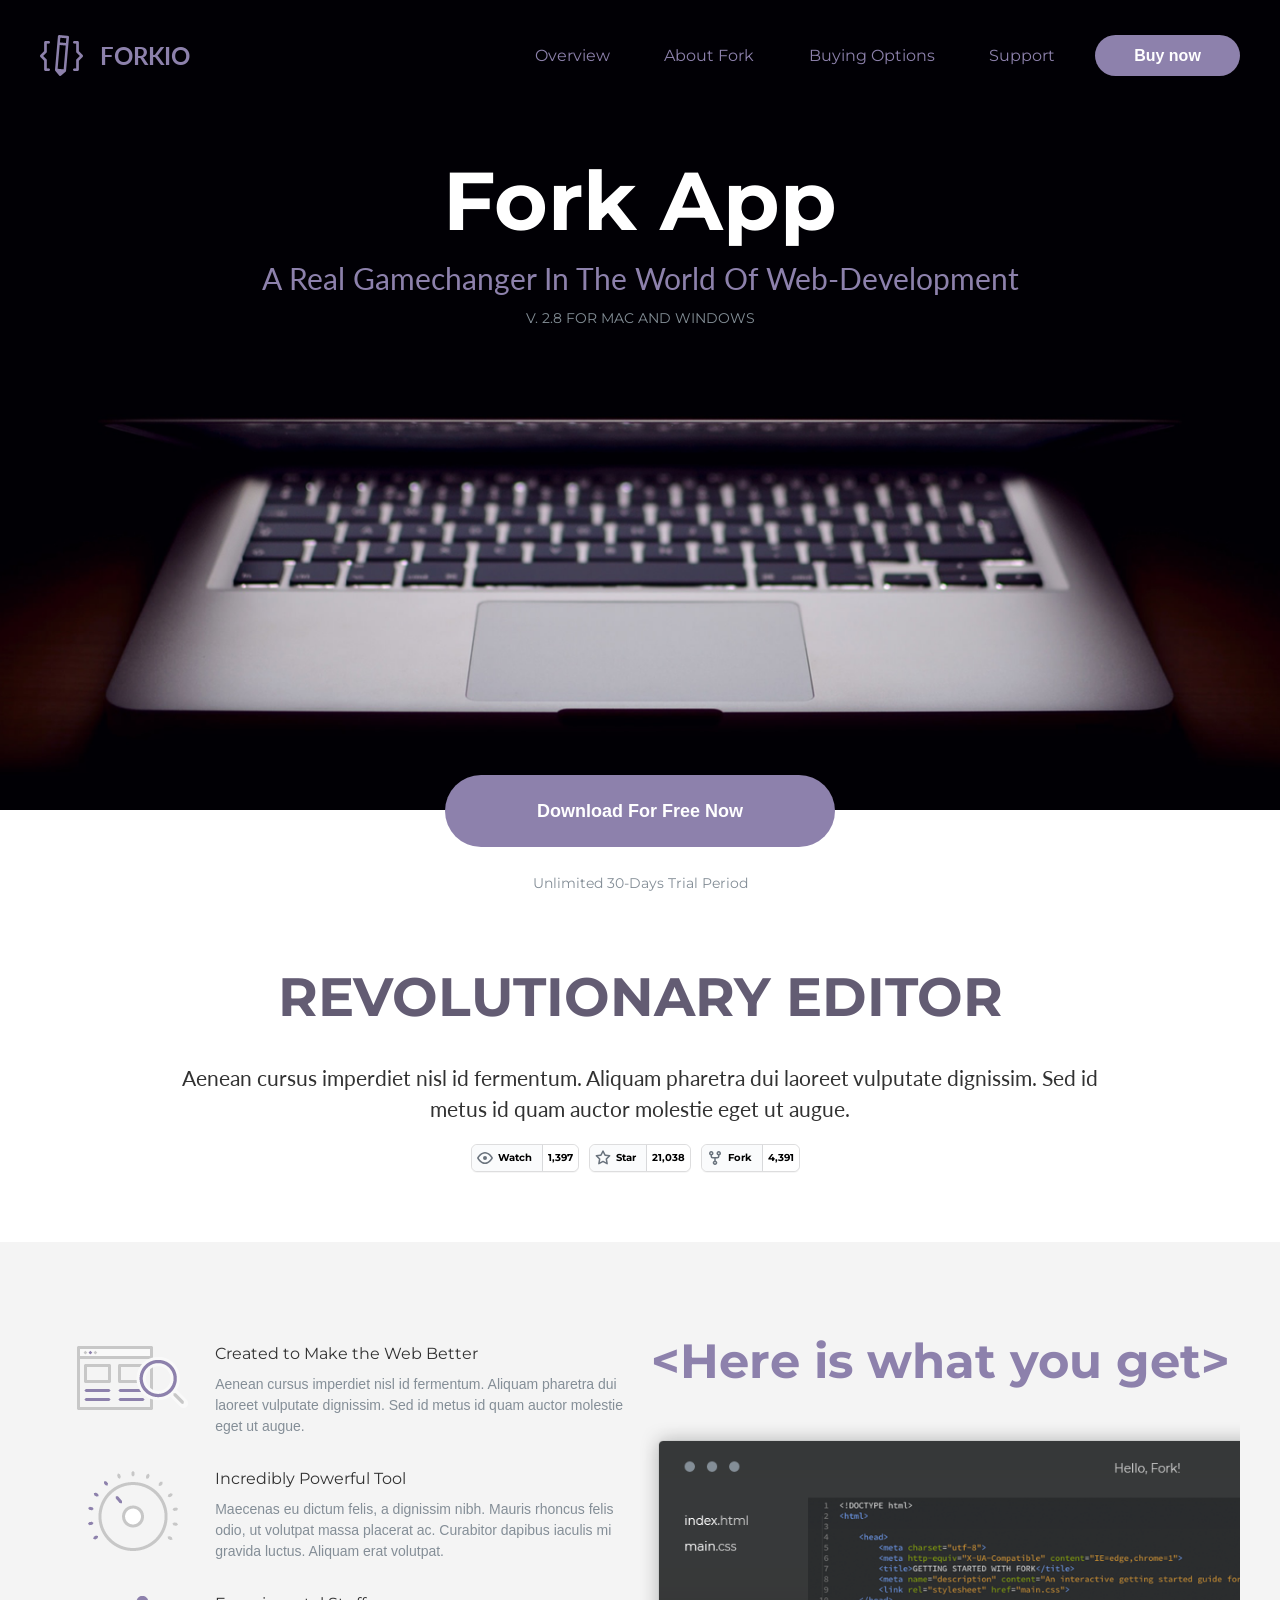
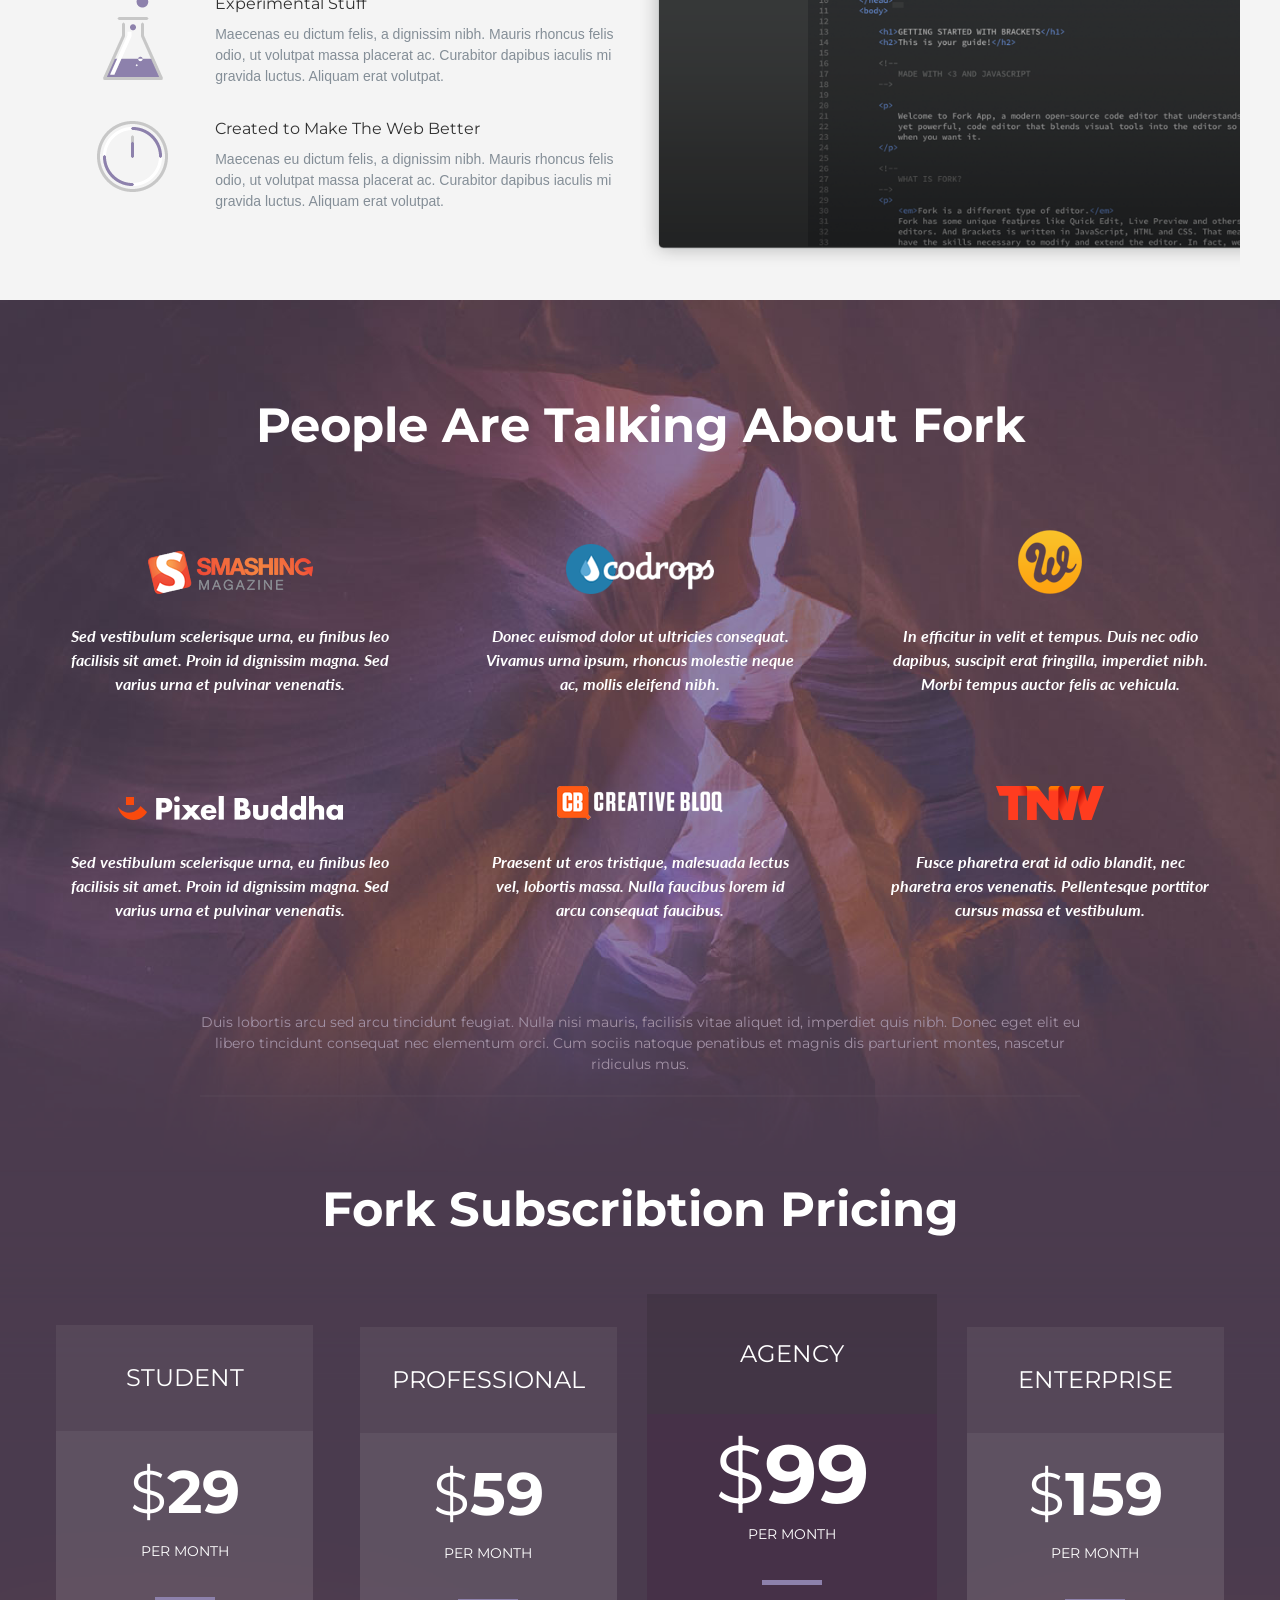
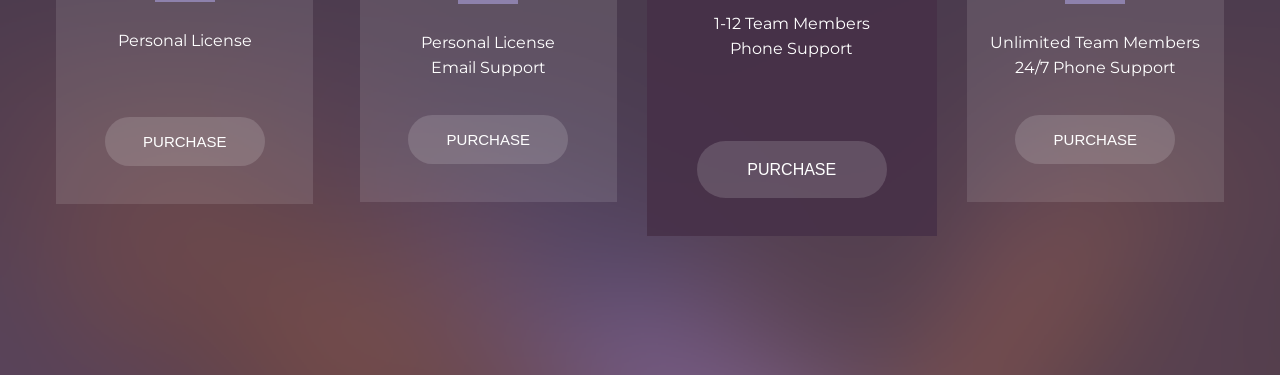
<file: forkio/index.html>
<!DOCTYPE html>
<html lang="en">

<head>
    <meta charset="UTF-8">
    <meta name="viewport" content="width=device-width, initial-scale=1.0">
    <title>Forkio</title>
    <link href="https://fonts.googleapis.com/css2?family=Montserrat:wght@300;400;500;600;700;800;900&display=swap" rel="stylesheet">
    <link href="https://fonts.googleapis.com/css2?family=Lato:ital,wght@0,400;1,700&display=swap" rel="stylesheet">
    <link rel="stylesheet" href="styles/styles.min.css">
    <script defer src="js/script.min.js"></script>
</head>

<body>

<header class="header">
    <div class="wrapper">
        <div class="header__navigation">
            <a href="/" class="header__logo">
               <div class="header__logo-img"></div>
                <span class="header__logo-text">Forkio</span>
            </a>
            <input class="collapsable-input" type="checkbox" id="collapsable-menu">
            <label for="collapsable-menu" class="header__switch-label">
                <span></span>
            </label>

                <div class="header__menu" id="collapsable">
                    <nav class="header__menu-nav nav">
                        <ul class="nav__list">
                            <li class="nav__list-item"><a href="#void">Overview</a></li>
                            <li class="nav__list-item"><a href="#void">About Fork</a></li>
                            <li class="nav__list-item"><a href="#void">Buying Options</a></li>
                            <li class="nav__list-item"><a href="#void">Support</a></li>
                        </ul>
                    </nav>
                </div>
                <button class="header__button">Buy now</button>
            </div>
        </div>
    </header>

    <div class="intro">
        <div class="wrapper">
            <div class="intro__info">
                <div class="intro__info-text">
                    <h2 class="intro__info-text-title">Fork App</h2>
                    <span class="intro__info-text-subtitle">A Real Gamechanger In The World Of Web-Development</span>
                    <span class="intro__info-text-version">v. 2.8 For Mac and Windows</span>
                </div>
            </div>
        </div>
    </div>
    <div class="action">
        <button class="action__button">Download For Free Now</button>
        <span class="action__text">Unlimited 30-Days Trial Period</span>
    </div>

    <main class="main">
        <section class="revolutionary">
            <div class="wrapper">
                <h2 class="revolutionary__title">revolutionary editor</h2>
                <span class="revolutionary__subtitle">Aenean cursus imperdiet nisl id fermentum. Aliquam pharetra dui laoreet vulputate dignissim. Sed id metus id quam auctor molestie eget ut augue.</span>
                <ul class="revolutionary__list">
                    <li class="revolutionary__item">
                        <p class="revolutionary__icon">
                            <svg height="16" class="revolutionary__img" viewBox="0 0 16 16" version="1.1" width="16" aria-hidden="true">
                            <path fill-rule="evenodd"
                                  d="M1.679 7.932c.412-.621 1.242-1.75 2.366-2.717C5.175 4.242 6.527 3.5 8 3.5c1.473 0 2.824.742 3.955 1.715 1.124.967 1.954 2.096 2.366 2.717a.119.119 0 010 .136c-.412.621-1.242 1.75-2.366 2.717C10.825 11.758 9.473 12.5 8 12.5c-1.473 0-2.824-.742-3.955-1.715C2.92 9.818 2.09 8.69 1.679 8.068a.119.119 0 010-.136zM8 2c-1.981 0-3.67.992-4.933 2.078C1.797 5.169.88 6.423.43 7.1a1.619 1.619 0 000 1.798c.45.678 1.367 1.932 2.637 3.024C4.329 13.008 6.019 14 8 14c1.981 0 3.67-.992 4.933-2.078 1.27-1.091 2.187-2.345 2.637-3.023a1.619 1.619 0 000-1.798c-.45-.678-1.367-1.932-2.637-3.023C11.671 2.992 9.981 2 8 2zm0 8a2 2 0 100-4 2 2 0 000 4z"></path>
                        </svg>
                            <span class="revolutionary__text">Watch</span>
                        </p>
                        <span class="revolutionary__details">1,397</span>
                    </li>
                    <li class="revolutionary__item">
                        <p class="revolutionary__icon">
                            <svg height="16" class="revolutionary__img" viewBox="0 0 16 16" version="1.1" width="16" aria-hidden="true">
                            <path fill-rule="evenodd"
                                  d="M8 .25a.75.75 0 01.673.418l1.882 3.815 4.21.612a.75.75 0 01.416 1.279l-3.046 2.97.719 4.192a.75.75 0 01-1.088.791L8 12.347l-3.766 1.98a.75.75 0 01-1.088-.79l.72-4.194L.818 6.374a.75.75 0 01.416-1.28l4.21-.611L7.327.668A.75.75 0 018 .25zm0 2.445L6.615 5.5a.75.75 0 01-.564.41l-3.097.45 2.24 2.184a.75.75 0 01.216.664l-.528 3.084 2.769-1.456a.75.75 0 01.698 0l2.77 1.456-.53-3.084a.75.75 0 01.216-.664l2.24-2.183-3.096-.45a.75.75 0 01-.564-.41L8 2.694v.001z"></path>
                        </svg>
                            <span class="revolutionary__text">Star</span>

                        </p>
                        <span class="revolutionary__details">21,038</span>
                        <li class="revolutionary__item">
                            <p class="revolutionary__icon">
                                <svg class="revolutionary__img" viewBox="0 0 16 16" version="1.1" width="16" height="16" aria-hidden="true">
                            <path fill-rule="evenodd"
                                  d="M5 3.25a.75.75 0 11-1.5 0 .75.75 0 011.5 0zm0 2.122a2.25 2.25 0 10-1.5 0v.878A2.25 2.25 0 005.75 8.5h1.5v2.128a2.251 2.251 0 101.5 0V8.5h1.5a2.25 2.25 0 002.25-2.25v-.878a2.25 2.25 0 10-1.5 0v.878a.75.75 0 01-.75.75h-4.5A.75.75 0 015 6.25v-.878zm3.75 7.378a.75.75 0 11-1.5 0 .75.75 0 011.5 0zm3-8.75a.75.75 0 100-1.5.75.75 0 000 1.5z"></path>
                        </svg>
                                <span class="revolutionary__text">Fork</span>
                            </p>
                            <span class="revolutionary__details">4,391</span>
                        </li>
                </ul>
            </div>
        </section>
        <section class="features">
            <div class="wrapper">
                <div class="features__wrap">
                    <h2 class="features__title">&lt;Here is what you get&gt;</h2>
                    <ul class="features__list">
                        <li class="features__item">
                            <a href="#void" class="features__item-link"><img src="./img/section_features/features_icon1.png" class="features__item-img" alt="features icon">
                                <div class="features__item-text">
                                    <p class="features__item-title">Created to Make the Web Better</p>
                                    <span class="features__item-subtitle">Aenean cursus imperdiet nisl id fermentum. Aliquam pharetra dui laoreet vulputate dignissim. Sed id metus id quam auctor molestie eget ut augue.</span>
                                </div>
                            </a>
                        </li>
                        <li class="features__item">
                            <a href="#void" class="features__item-link"><img src="./img/section_features/features_icon2.png" class="features__item-img" alt="features icon">
                                <div class="features__item-text">
                                    <p class="features__item-title">Incredibly Powerful Tool</p>
                                    <span class="features__item-subtitle">Maecenas eu dictum felis, a dignissim nibh. Mauris rhoncus felis odio, ut volutpat massa placerat ac. Curabitor dapibus iaculis mi gravida luctus. Aliquam erat volutpat.</span>
                                </div>
                            </a>
                        </li>
                        <li class="features__item">
                            <a href="#void" class="features__item-link"><img src="./img/section_features/features_icon3.png" class="features__item-img" alt="features icon">
                                <div class="features__item-text">
                                    <p class="features__item-title">Experimental Stuff</p>
                                    <span class="features__item-subtitle">Maecenas eu dictum felis, a dignissim nibh. Mauris rhoncus felis odio, ut volutpat massa placerat ac. Curabitor dapibus iaculis mi gravida luctus. Aliquam erat volutpat.</span>
                                </div>
                            </a>
                        </li>
                        <li class="features__item">
                            <a href="#void" class="features__item-link"><img src="./img/section_features/features_icon4.png" class="features__item-img" alt="features icon">
                                <div class="features__item-text">
                                    <p class="features__item-title">Created to Make The Web Better</p>
                                    <span class="features__item-subtitle">Maecenas eu dictum felis, a dignissim nibh. Mauris rhoncus felis odio, ut volutpat massa placerat ac. Curabitor dapibus iaculis mi gravida luctus. Aliquam erat volutpat.</span>
                                </div>
                            </a>
                        </li>
                    </ul>
                    <figure class="features__img">
                        <img src="./img/section_features/features_editor.png" class="features__img-editor" alt="" width="700" height="519">
                    </figure>
                </div>
            </div>
        </section>
        <section class="about">
            <div class="wrapper">
                <h2 class="about__title">People Are Talking About Fork</h2>
                <div class="about__review-list review-list">
                    <div class="review-list__item">
                        <img class="review-list__item-logo" src="img/section_about/logo-smashing.png" alt="logo-review" width="165">
                        <span class="review-list__item-text">Sed vestibulum scelerisque urna, eu finibus leo facilisis sit amet.
                    Proin id dignissim magna. Sed varius urna et pulvinar venenatis. </span>
                    </div>
                    <div class="review-list__item">
                        <img class="review-list__item-logo" src="img/section_about/logo-codrop.png" alt="logo-review" width="148">
                        <span class="review-list__item-text">Donec euismod dolor ut ultricies consequat. Vivamus urna ipsum,
                    rhoncus molestie neque ac, mollis eleifend nibh.</span>
                    </div>
                    <div class="review-list__item">
                        <img class="review-list__item-logo" src="img/section_about/logo-w.png" alt="logo-review" width="64">
                        <span class="review-list__item-text">In efficitur in velit et tempus. Duis nec odio dapibus, suscipit
                    erat fringilla, imperdiet nibh. Morbi tempus auctor felis ac vehicula. </span>
                    </div>
                    <div class="review-list__item">
                        <img class="review-list__item-logo" src="img/section_about/logo-buddha.png" alt="logo-review" width="225">
                        <span class="review-list__item-text">Sed vestibulum scelerisque urna, eu finibus leo facilisis sit
                    amet. Proin id dignissim magna. Sed varius urna et pulvinar venenatis. </span>
                    </div>
                    <div class="review-list__item">
                        <img class="review-list__item-logo" src="img/section_about/logo-bloq.png" alt="logo-review" width="166">
                        <span class="review-list__item-text">Praesent ut eros tristique, malesuada lectus vel, lobortis massa.
                    Nulla faucibus lorem id arcu consequat faucibus. </span>
                    </div>
                    <div class="review-list__item">
                        <img class="review-list__item-logo" src="img/section_about/logo-tnw.png" alt="logo-review" width="108">
                        <span class="review-list__item-text">Fusce pharetra erat id odio blandit, nec
                    pharetra eros venenatis.
                    Pellentesque porttitor cursus massa et vestibulum.</span>
                    </div>
                </div>
                <span class="about__subtitle">Duis lobortis arcu sed arcu tincidunt feugiat. Nulla nisi mauris, facilisis vitae
                aliquet id, imperdiet quis nibh. Donec eget elit eu libero tincidunt consequat nec elementum orci. Cum
                sociis natoque penatibus et magnis dis parturient montes, nascetur ridiculus mus. </span>
            </div>
        </section>


        <section class="pricing">
            <div class="wrapper">
                <div class="pricing__wrap">
                    <h2 class="pricing__title">Fork Subscribtion Pricing</h2>
                    <div class="pricing-list__wrap pricing-list">
                        <div class="pricing-list__item">
                            <span class="pricing-list__item-category">student</span>
                            <p class="pricing-list__item-cost">
                                <span class="pricing-list__item-cost-inner">29</span>
                                <span class="pricing-list__item-cost-subtitle">per month</span>
                                <span class="pricing-list__item-cost-advantage pricing-list__item-cost-advantage--visibility">personal license</span>
                                <button class="pricing-list__item-cost-btn">purchase</button>
                            </p>
                        </div>
                        <div class="pricing-list__item">
                            <span class="pricing-list__item-category">professional</span>
                            <p class="pricing-list__item-cost">
                                <span class="pricing-list__item-cost-inner">59</span>
                                <span class="pricing-list__item-cost-subtitle">per month</span>
                                <span class="pricing-list__item-cost-advantage">personal license</span>
                                <span class="pricing-list__item-cost-support">email support</span>
                                <button class="pricing-list__item-cost-btn">purchase</button>
                        </div>
                        <div class="pricing-list__item">
                            <span class="pricing-list__item-category pricing-list__item-category--show">agency</span>
                            <p class="pricing-list__item-cost pricing-list__item-cost--show">
                                <span class="pricing-list__item-cost-inner pricing-list__item-cost-inner--show">99</span>
                                <span class="pricing-list__item-cost-subtitle">per month</span>
                                <span class="pricing-list__item-cost-advantage">1-12 team members</span>
                                <span class="pricing-list__item-cost-support pricing-list__item-cost-support--show">phone support</span>
                                <button class="pricing-list__item-cost-btn pricing-list__item-cost-btn--show">purchase</button>
                            </p>
                        </div>
                        <div class="pricing-list__item">
                            <span class="pricing-list__item-category">enterprise</span>
                            <p class="pricing-list__item-cost">
                                <span class="pricing-list__item-cost-inner">159</span>
                                <span class="pricing-list__item-cost-subtitle">per month</span>
                                <span class="pricing-list__item-cost-advantage">unlimited team members</span>
                                <span class="pricing-list__item-cost-support">24/7 phone support</span>
                                <button class="pricing-list__item-cost-btn">purchase</button>
                            </p>
                        </div>
                    </div>
                </div>
            </div>
        </section>
    </main>
</body>

</html>
</file>
<file: forkio/styles/styles.min.css>
/* http://meyerweb.com/eric/tools/css/reset/
   v5.0.1 | 20191019
   License: none (public domain)
*/

html,
body,
div,
span,
applet,
object,
iframe,
h1,
h2,
h3,
h4,
h5,
h6,
p,
blockquote,
pre,
a,
abbr,
acronym,
address,
big,
cite,
code,
del,
dfn,
em,
img,
ins,
kbd,
q,
s,
samp,
small,
strike,
strong,
sub,
sup,
tt,
var,
b,
u,
i,
center,
dl,
dt,
dd,
menu,
ol,
ul,
li,
fieldset,
form,
label,
legend,
table,
caption,
tbody,
tfoot,
thead,
tr,
th,
td,
article,
aside,
canvas,
details,
embed,
figure,
figcaption,
footer,
header,
hgroup,
main,
menu,
nav,
output,
ruby,
section,
summary,
time,
mark,
audio,
video {
    margin: 0;
    padding: 0;
    border: 0;
    font-size: 100%;
    font: inherit;
    vertical-align: baseline;
}


/* HTML5 display-role reset for older browsers */

article,
aside,
details,
figcaption,
figure,
footer,
header,
hgroup,
main,
menu,
nav,
section {
    display: block;
}


/* HTML5 hidden-attribute fix for newer browsers */

*[hidden] {
    display: none;
}

body {
    line-height: 1;
}

menu,
ol,
ul {
    list-style: none;
}

blockquote,
q {
    quotes: none;
}

blockquote:before,
blockquote:after,
q:before,
q:after {
    content: '';
    content: none;
}

table {
    border-collapse: collapse;
    border-spacing: 0;
}

a {
    text-decoration: none;
    color: inherit;
}

.about {
    background-color: #4a3b4e;
    background-image: url("../img/section_about/about-bcg.png");
    background-repeat: no-repeat;
    background-position: top;
    background-size: auto 50%;
    color: #FFFFFF;
    padding: 5rem 2rem 7rem;
    margin-bottom: -.1rem;
}

.about__title {
    font-size: 3.6rem;
    line-height: 4.8rem;
    font-weight: bold;
    text-align: center;
    margin-bottom: 5rem;
}

.about__subtitle {
    display: none;
}

.about .review-list__item {
    display: flex;
    flex-direction: column;
    align-items: center;
    margin-bottom: 4.5rem;
}

.about .review-list__item-logo {
    margin-bottom: 3rem;
}

.about .review-list__item-text {
    font-family: 'Lato', sans-serif;
    font-style: italic;
    text-align: center;
    font-weight: bold;
    font-size: 1.6rem;
    line-height: 2.4rem;
}

@media screen and (min-width: 481px) {
    .about {
        background-size: cover;
        padding: 8.5rem 1rem;
    }
    .about__title {
        font-size: 4.2rem;
        line-height: 4.4rem;
    }
    .about__subtitle {
        display: block;
        font-size: 1.4rem;
        line-height: 2.1rem;
        color: #A291A5;
        padding-bottom: 2rem;
        border-bottom: 0.2rem solid rgba(100, 87, 102, 0.2);
        max-width: 70rem;
        margin: 0 auto;
        text-align: center;
    }
    .about .review-list {
        display: grid;
        grid-template-columns: 1fr 1fr;
        grid-template-rows: 1fr 1fr 1fr;
        gap: 6rem 5rem;
        max-width: 77rem;
        margin: 0 auto;
    }
    .about .review-list__item {
        margin-bottom: 0;
        align-self: baseline;
    }
}

@media screen and (min-width: 993px) {
    .about {
        padding: 10rem 6rem 8rem;
    }
    .about__title {
        font-weight: bold;
        font-size: 4.8rem;
        line-height: 5rem;
        margin-bottom: 8rem;
    }
    .about__subtitle {
        max-width: 88rem;
        margin: 6rem auto 0 auto;
    }
    .about .review-list {
        grid-template-columns: 1fr 1fr 1fr;
        grid-template-rows: 1fr 1fr;
        max-width: 120rem;
        gap: 9rem 9rem;
    }
}

.features {
    display: flex;
    justify-content: center;
    text-align: center;
    background: rgba(0, 0, 0, 0.0001);
}

.features__title {
    color: #8D81AC;
    font-size: 3.2rem;
    font-weight: 700;
    padding-top: 3.18rem;
    line-height: 3.8rem;
}

.features__list {
    display: flex;
    flex-direction: column;
    justify-content: center;
    align-items: center;
    text-align: center;
    flex-wrap: wrap;
    padding-bottom: 6rem;
}

.features__item {
    padding: 4rem 1.7rem 0;
}

.features__item-text {
    padding-top: 2.3rem;
}

.features__item-title {
    color: #323232;
    font-size: 1.6rem;
    padding-bottom: 1.2rem;
}

.features__item-subtitle {
    color: #848E97;
    line-height: 21px;
    font-size: 1.4rem;
    font-family: 'Lato', 'Arial', sans-serif;
}

.features__img {
    margin: 0 0 2.3rem auto;
    max-width: 30.17rem;
    max-height: 38.1rem;
    overflow: hidden;
}

@media screen and (min-width: 481px) {
    .features__title {
        padding-top: 6.2rem;
        font-size: 4.2rem;
        line-height: 4.4rem;
    }
    .features__list {
        padding: 5.4rem 2rem 7.6rem;
    }
    .features__item {
        padding: 0;
    }
    .features__item-link {
        display: grid;
        grid-template-columns: 25% 75%;
    }
    .features__item-text {
        padding: 0 1.5rem 6.1rem;
        text-align: left;
    }
    .features__item-subtitle {
        font-family: 'Montserat', 'Arial', sans-serif;
    }
    .features__item-img {
        margin: 0 auto;
    }
    .features__img {
        display: grid;
        max-width: 70rem;
        max-height: 51.9rem;
        overflow: hidden;
    }
    .features__img-editor {
        position: relative;
        width: 100%;
        height: auto;
    }
}

@media screen and (min-width: 993px) {
    .features {
        background-color: #F4F4F4;
    }
    .features__wrap {
        max-width: 120rem;
        display: grid;
        grid-template-columns: repeat(2, 1fr);
        grid-template-areas: "one two";
    }
    .features__title {
        padding-top: 9.4rem;
        font-size: 4.8rem;
        line-height: 5rem;
        grid-area: two;
    }
    .features__list {
        grid-area: one;
        padding: 5rem 0 0 1rem;
    }
    .features__item-text {
        padding: 0 0 3.4rem;
    }
    .features__item-link {
        display: grid;
        grid-template-columns: 28% 72%;
    }
    .features__img {
        grid-area: two;
        margin: 18rem 0 3.3rem;
        max-width: 70rem;
        max-height: 51.9rem;
        display: flex;
        justify-content: center;
        overflow: hidden;
    }
    .features__img-editor {
        width: 100%;
        height: auto;
        overflow: hidden;
    }
}

.header {
    background-color: #27262A;
}

.header__navigation {
    display: flex;
    justify-content: space-between;
    position: relative;
    padding: 3.5rem .5rem;
}

.header__logo {
    cursor: pointer;
}

.header__logo-img {
    width: 4.3rem;
    height: 4.1rem;
    background-image: url("../img/header/forkio-logo-purple.png");
    background-repeat: no-repeat;
    background-size: contain;
}

.header__logo-text {
    display: none;
}

.header__menu {
    display: none;
    position: absolute;
    z-index: 999;
    top: 100%;
    width: 95%;
}

.header__menu .nav {
    background-color: #333333;
    width: 100%;
}

.header__menu .nav__list {
    margin: 0;
    padding-left: 0;
    list-style-type: none;
    font-size: 2.6rem;
    line-height: 2.8rem;
    color: #FFFFFF;
}

.header__menu .nav__list-item {
    padding: 1.6rem 0;
    border-bottom: .3rem solid #3B3B3B;
}

.header__menu .nav__list-item a {
    display: block;
    padding-left: 3rem;
    border-left: .8rem solid transparent;
}

.header__menu .nav__list-item a:hover {
    color: #8D81AC;
    border-left: 0.8rem solid #8D81AC;
}

.header__button {
    color: #FFFFFF;
    font-weight: bold;
    font-size: 1.5rem;
    line-height: 1.7rem;
    width: 12rem;
    border: .1rem solid transparent;
    border-radius: 4rem;
    background-color: #8D81AC;
    padding: 1rem 0;
    cursor: pointer;
}

.intro {
    min-height: 60rem;
    background-image: url("../img/header/header-bcg.png");
    background-repeat: no-repeat;
    background-position: center;
    background-size: cover;
}

.intro__info-text {
    display: flex;
    flex-direction: column;
    align-items: center;
    text-align: center;
    padding-top: 5rem;
}

.intro__info-text-title {
    font-weight: bold;
    font-size: 4.8rem;
    line-height: 5rem;
    color: #FFFFFF;
    margin-bottom: 2.5rem;
}

.intro__info-text-subtitle {
    font-size: 1.8rem;
    line-height: 2.4rem;
    color: #8D81AC;
    margin-bottom: 1.6rem;
}

.intro__info-text-version {
    font-size: 1.4rem;
    line-height: 1.6rem;
    text-transform: uppercase;
    color: #848E97;
}

.action {
    display: flex;
    flex-direction: column;
    align-items: center;
    margin-top: -2.5rem;
}

.action__button {
    background: #8D81AC;
    border-radius: 4rem;
    border: .1rem solid transparent;
    color: #FFFFFF;
    font-weight: bold;
    font-size: 1.8rem;
    line-height: 2rem;
    padding: 1.5rem 0;
    width: 29rem;
    margin-bottom: 2.8rem;
}

.action__text {
    font-size: 1.4rem;
    line-height: 1.6rem;
    color: #848E97;
}

.collapsable-input {
    display: none;
}

#collapsable-menu:checked~#collapsable {
    display: block;
}

.header__switch-label {
    order: 3;
    width: 3.7rem;
    height: 3.7rem;
    position: relative;
    display: block;
    cursor: pointer;
}

.header__switch-label span {
    width: 2.6rem;
    height: .3rem;
    border-radius: 1rem;
    background-color: #FFFFFF;
    display: block;
    position: absolute;
    top: 2rem;
    right: .3rem;
}

.header__switch-label span::before {
    content: '';
    width: 1.5rem;
    height: .3rem;
    border-radius: 1rem;
    background-color: #FFFFFF;
    display: block;
    position: absolute;
    top: -1rem;
    right: 0;
}

.header__switch-label span::after {
    content: '';
    width: 2.6rem;
    height: .3rem;
    border-radius: 1rem;
    background-color: #FFFFFF;
    display: block;
    position: absolute;
    top: 1rem;
    right: 0;
}

#collapsable-menu:checked~.header__switch-label>span {
    transform: rotate(45deg);
}

#collapsable-menu:checked~.header__switch-label>span::before {
    top: 0;
    transform: rotate(0);
}

#collapsable-menu:checked~.header__switch-label>span::after {
    top: 0;
    transform: rotate(90deg);
}

@media screen and (min-width: 481px) {
    .header__navigation {
        display: flex;
        flex-wrap: wrap;
    }
    .header__logo {
        display: flex;
        align-items: center;
    }
    .header__logo-img {
        margin-right: 1.7rem;
    }
    .header__logo-text {
        display: inline-block;
        font-family: "Lato", sans-serif;
        font-style: normal;
        font-weight: bold;
        font-size: 2.4rem;
        line-height: 1.6rem;
        text-transform: uppercase;
        color: #8D81AC;
    }
    .header__switch-label {
        display: none;
    }
    .header__menu {
        display: flex;
        position: static;
        order: 3;
        flex-basis: 100%;
        margin-top: 2rem;
    }
    .header .nav {
        background-color: unset;
        max-width: 570px;
        margin: 0 auto;
    }
    .header .nav__list {
        display: flex;
        justify-content: space-between;
        font-size: 1.6rem;
        line-height: 1.8rem;
        color: #8D81AC;
    }
    .header .nav__list-item {
        border-bottom: unset;
        padding: 0;
    }
    .header .nav__list-item a {
        border-left: unset;
        padding-left: 0;
    }
    .header .nav__list-item a:hover {
        color: #FFFFFF;
        padding-left: unset;
        border: unset;
    }
    .header__button {
        width: 14.5rem;
        font-size: 1.6rem;
        line-height: 1.8rem;
    }
    .header__button:hover {
        background-color: #FFFFFF;
        color: #8D81AC;
    }
    .intro__info-text-title {
        font-size: 7.2rem;
        line-height: 7.4rem;
        margin-bottom: 1.5rem;
    }
    .intro__info-text-subtitle {
        font-family: 'Lato', sans-serif;
        font-size: 2.4rem;
        line-height: 2.6rem;
    }
    .action {
        margin-top: -3.5rem;
    }
    .action__button {
        width: 39rem;
        padding: 2.5rem 0;
    }
    .action__button:hover {
        background-color: #FFFFFF;
        color: #8D81AC;
        border-color: #8D81AC;
    }
}

@media screen and (min-width: 993px) {
    .header {
        background-color: #010005;
    }
    .header__navigation {
        max-width: 120rem;
        margin: 0 auto;
        padding: 3.5rem 3rem;
    }
    .header__logo:hover>.header__logo-img {
        background-image: url("../img/header/forkio-logo-white.png");
    }
    .header__logo:hover>.header__logo-text {
        color: #FFFFFF;
    }
    .header__menu {
        order: 2;
        flex-basis: unset;
        margin-top: 0;
        max-width: 52rem;
        margin-right: 4rem;
        margin-left: auto;
    }
    .header .nav {
        display: flex;
        align-items: center;
    }
    .header .nav__list {
        width: 100%;
    }
    .header__button {
        order: 3;
    }
    .intro {
        min-height: 70rem;
        margin-top: -.1rem;
        background-position: bottom;
    }
    .intro__info-text-title {
        font-size: 8.2rem;
        line-height: 8.3rem;
        margin-bottom: 2rem;
    }
    .intro__info-text-subtitle {
        font-size: 3rem;
        line-height: 3.1rem;
    }
}

.revolutionary {
    padding: 7.95rem 1rem 8.8rem;
    display: flex;
    flex-direction: column;
    justify-content: center;
    align-items: center;
    text-align: center;
}

.revolutionary__title {
    color: #635C73;
    text-transform: uppercase;
    line-height: 2.8rem;
    font-size: 2.6rem;
    font-weight: 700;
    padding-bottom: 3.7rem;
}

.revolutionary__subtitle {
    font-size: 1.4rem;
    line-height: 2rem;
    color: #323232;
    font-family: 'Lato', 'Arial', sans-serif;
    padding-bottom: 2.6rem;
}

.revolutionary__list {
    display: flex;
    flex-wrap: wrap;
    justify-content: center;
}

.revolutionary__item {
    text-align: center;
    display: flex;
    justify-content: space-between;
    align-items: center;
    border: 1px solid rgba(27, 31, 35, 0.15);
    border-radius: 6px;
    border-color: rgba(27, 31, 35, 0.15);
    box-shadow: 0 1px 0 rgba(27, 31, 35, 0.04), inset 0 1px 0 rgba(255, 255, 255, 0.25);
    cursor: pointer;
    line-height: 2rem;
    margin: 2rem 1rem 0 0;
}

.revolutionary__icon {
    display: flex;
    justify-content: space-between;
    align-items: center;
    background-color: #fafbfc;
    border-right: 1px solid rgba(27, 31, 35, 0.15);
    padding: 0 .5rem;
    font-size: 1rem;
    border-top-left-radius: 6px;
    border-bottom-left-radius: 6px;
    font-weight: 700;
}

.revolutionary__img {
    fill: #6a737d;
}

.revolutionary__text {
    padding: 0.3rem 0.5rem;
}

.revolutionary__details {
    font-size: 1rem;
    font-weight: 700;
    padding: 0.3rem 0.5rem;
    background-color: #ffffff;
    border-top-right-radius: 6px;
    border-bottom-right-radius: 6px;
}

@media screen and (min-width: 481px) {
    .revolutionary {
        padding: 10.1rem 3.7rem 9.8rem;
    }
    .revolutionary__title {
        font-size: 4.2rem;
        line-height: 4.4rem;
        padding-bottom: 3.6rem;
    }
    .revolutionary__subtitle {
        font-size: 2.1rem;
        line-height: 3.1rem;
        padding-bottom: 2.4rem;
    }
}

@media screen and (min-width: 993px) {
    .revolutionary {
        padding: 7.8rem 15.5rem 7rem;
        max-width: 120rem;
        margin: 0 auto;
    }
    .revolutionary__title {
        font-size: 5.4rem;
        line-height: 5.6rem;
        padding-bottom: 3.67rem;
    }
    .revolutionary__subtitle {
        padding-bottom: 1.3rem;
    }
}

.features {
    display: flex;
    justify-content: center;
    text-align: center;
    background: rgba(0, 0, 0, 0.0001);
}

.features__title {
    color: #8D81AC;
    font-size: 3.2rem;
    font-weight: 700;
    padding-top: 3.18rem;
    line-height: 3.8rem;
}

.features__list {
    display: flex;
    flex-direction: column;
    justify-content: center;
    align-items: center;
    text-align: center;
    flex-wrap: wrap;
    padding-bottom: 6rem;
}

.features__item {
    padding: 4rem 1.7rem 0;
}

.features__item-text {
    padding-top: 2.3rem;
}

.features__item-title {
    color: #323232;
    font-size: 1.6rem;
    padding-bottom: 1.2rem;
}

.features__item-subtitle {
    color: #848E97;
    line-height: 21px;
    font-size: 1.4rem;
    font-family: 'Lato', 'Arial', sans-serif;
}

.features__img {
    margin: 0 0 2.3rem auto;
    max-width: 30.17rem;
    max-height: 38.1rem;
    overflow: hidden;
}

@media screen and (min-width: 481px) {
    .features__title {
        padding-top: 6.2rem;
        font-size: 4.2rem;
        line-height: 4.4rem;
    }
    .features__list {
        padding: 5.4rem 2rem 7.6rem;
    }
    .features__item {
        padding: 0;
    }
    .features__item-link {
        display: grid;
        grid-template-columns: 25% 75%;
    }
    .features__item-text {
        padding: 0 1.5rem 6.1rem;
        text-align: left;
    }
    .features__item-subtitle {
        font-family: 'Montserat', 'Arial', sans-serif;
    }
    .features__item-img {
        margin: 0 auto;
    }
    .features__img {
        display: grid;
        max-width: 70rem;
        max-height: 51.9rem;
        overflow: hidden;
    }
    .features__img-editor {
        position: relative;
        width: 100%;
        height: auto;
    }
}

@media screen and (min-width: 993px) {
    .features {
        background-color: #F4F4F4;
    }
    .features__wrap {
        max-width: 120rem;
        display: grid;
        grid-template-columns: repeat(2, 1fr);
        grid-template-areas: "one two";
    }
    .features__title {
        padding-top: 9.4rem;
        font-size: 4.8rem;
        line-height: 5rem;
        grid-area: two;
    }
    .features__list {
        grid-area: one;
        padding: 5rem 0 0 1rem;
    }
    .features__item-text {
        padding: 0 0 3.4rem;
    }
    .features__item-link {
        display: grid;
        grid-template-columns: 28% 72%;
    }
    .features__img {
        grid-area: two;
        margin: 18rem 0 3.3rem;
        max-width: 70rem;
        max-height: 51.9rem;
        display: flex;
        justify-content: center;
        overflow: hidden;
    }
    .features__img-editor {
        width: 100%;
        height: auto;
        overflow: hidden;
    }
}

.pricing {
    background-color: #4b3b4e;
    padding: 1.2rem 0 9.3rem;
    color: #FFFFFF;
}

.pricing__title {
    font-size: 2.8rem;
    line-height: 4.2rem;
    font-weight: bold;
    text-align: center;
    margin-bottom: 5.1rem;
}

.pricing .pricing-list__item {
    display: flex;
    flex-direction: column;
    align-items: center;
    margin: 0 auto 1.4rem auto;
    max-width: 256px;
}

.pricing .pricing-list__item:nth-of-type(3) {
    max-width: 299px;
}

.pricing .pricing-list__item-category {
    text-align: center;
    width: 100%;
    padding: 4rem 0;
    font-size: 2.4rem;
    line-height: 2.6rem;
    text-transform: uppercase;
    background-color: rgba(255, 255, 255, 0.06);
}

.pricing .pricing-list__item-category--show {
    padding: 4.7rem 0;
    background-color: rgba(0, 0, 0, 0.11);
}

.pricing .pricing-list__item-cost {
    background-color: rgba(255, 255, 255, 0.11);
    width: 100%;
    text-align: center;
    display: flex;
    flex-direction: column;
    justify-content: center;
}

.pricing .pricing-list__item-cost--show {
    background-color: rgba(70, 48, 72, 0.83);
}

.pricing .pricing-list__item-cost-inner {
    font-size: 6rem;
    line-height: 6.2rem;
    padding: 2.95rem 0 2.05rem;
    font-weight: 700;
    display: flex;
    flex-direction: row;
    justify-content: center;
}

.pricing .pricing-list__item-cost-inner--show {
    font-size: 8.2rem;
}

.pricing .pricing-list__item-cost-inner:before {
    content: '$';
    font-weight: normal;
    position: relative;
    display: block;
}

.pricing .pricing-list__item-cost-subtitle {
    font-size: 1.4rem;
    text-transform: uppercase;
    line-height: 1.6rem;
}

.pricing .pricing-list__item-cost-subtitle::after {
    content: '';
    width: 6rem;
    height: .5rem;
    background: #8D81AC;
    display: block;
    margin: 0 auto;
    margin-top: 3.8rem;
}

.pricing .pricing-list__item-cost-advantage {
    text-transform: capitalize;
    font-size: 1.6rem;
    line-height: 1.8rem;
    padding-top: 3rem;
}

.pricing .pricing-list__item-cost-advantage--visibility {
    margin-bottom: 6.7rem;
}

.pricing .pricing-list__item-cost-support {
    text-transform: capitalize;
    font-size: 1.6rem;
    line-height: 1.8rem;
    padding: .7rem 0 3.8rem 0;
}

.pricing .pricing-list__item-cost-support--show {
    padding: .7rem 0 8.3rem 0;
}

.pricing .pricing-list__item-cost-btn {
    text-transform: uppercase;
    width: 16rem;
    font-size: 1.5rem;
    line-height: 1.7rem;
    border: .1rem solid transparent;
    border-radius: 4rem;
    background-color: rgba(255, 255, 255, 0.15);
    padding: 1.5rem 1.7rem;
    cursor: pointer;
    color: #FFFFFF;
    margin: 0 auto 3.8rem auto;
}

.pricing .pricing-list__item-cost-btn--show {
    font-size: 1.6rem;
    padding: 1.9rem 2.9rem;
    width: 19rem;
}

@media screen and (min-width: 481px) {
    .pricing {
        padding: 0.4rem 0 6.8rem;
        background-image: url(../img/section_pricing/pricing_background.png);
        background-repeat: no-repeat;
        background-size: cover;
    }
    .pricing__title {
        font-size: 4.2rem;
        line-height: 4.4rem;
        margin-bottom: 3.9rem;
    }
    .pricing .pricing-list {
        display: flex;
        flex-direction: row;
        justify-content: space-between;
        max-width: 59.5rem;
        flex-wrap: wrap;
        margin: 0 auto;
    }
    .pricing .pricing-list__item {
        max-width: 257px;
        width: 100%;
        align-content: center;
        margin-bottom: 4.2rem;
        align-self: center;
    }
    .pricing .pricing-list__item:nth-of-type(3) {
        max-width: 299px;
    }
}

@media screen and (min-width: 993px) {
    .pricing {
        padding: 0.8rem 0 9.7rem;
        background-image: url(../img/section_pricing/pricing_background.png);
        background-repeat: no-repeat;
        background-size: cover;
    }
    .pricing__wrap {
        max-width: 120rem;
        margin: 0 auto;
    }
    .pricing__title {
        font-size: 4.8rem;
        line-height: 5rem;
        margin-bottom: 6rem;
    }
    .pricing .pricing-list {
        display: grid;
        grid-template-columns: repeat(4, 1fr);
        place-content: center;
        gap: 1.4rem;
        max-width: 120rem;
    }
    .pricing .pricing-list__item {
        max-width: 257px;
        width: 100%;
        place-content: center;
    }
    .pricing .pricing-list__item:nth-of-type(3) {
        max-width: 299px;
    }
}

.revolutionary {
    padding: 7.95rem 1rem 8.8rem;
    display: flex;
    flex-direction: column;
    justify-content: center;
    align-items: center;
    text-align: center;
}

.revolutionary__title {
    color: #635C73;
    text-transform: uppercase;
    line-height: 2.8rem;
    font-size: 2.6rem;
    font-weight: 700;
    padding-bottom: 3.7rem;
}

.revolutionary__subtitle {
    font-size: 1.4rem;
    line-height: 2rem;
    color: #323232;
    font-family: 'Lato', 'Arial', sans-serif;
    padding-bottom: 2.6rem;
}

.revolutionary__list {
    display: flex;
    flex-wrap: wrap;
    justify-content: center;
}

.revolutionary__item {
    text-align: center;
    display: flex;
    justify-content: space-between;
    align-items: center;
    border: 1px solid rgba(27, 31, 35, 0.15);
    border-radius: 6px;
    border-color: rgba(27, 31, 35, 0.15);
    box-shadow: 0 1px 0 rgba(27, 31, 35, 0.04), inset 0 1px 0 rgba(255, 255, 255, 0.25);
    cursor: pointer;
    line-height: 2rem;
    margin: 2rem 1rem 0 0;
}

.revolutionary__icon {
    display: flex;
    justify-content: space-between;
    align-items: center;
    background-color: #fafbfc;
    border-right: 1px solid rgba(27, 31, 35, 0.15);
    padding: 0 .5rem;
    font-size: 1rem;
    border-top-left-radius: 6px;
    border-bottom-left-radius: 6px;
    font-weight: 700;
}

.revolutionary__img {
    fill: #6a737d;
}

.revolutionary__text {
    padding: 0.3rem 0.5rem;
}

.revolutionary__details {
    font-size: 1rem;
    font-weight: 700;
    padding: 0.3rem 0.5rem;
    background-color: #ffffff;
    border-top-right-radius: 6px;
    border-bottom-right-radius: 6px;
}

@media screen and (min-width: 481px) {
    .revolutionary {
        padding: 10.1rem 3.7rem 9.8rem;
    }
    .revolutionary__title {
        font-size: 4.2rem;
        line-height: 4.4rem;
        padding-bottom: 3.6rem;
    }
    .revolutionary__subtitle {
        font-size: 2.1rem;
        line-height: 3.1rem;
        padding-bottom: 2.4rem;
    }
}

@media screen and (min-width: 993px) {
    .revolutionary {
        padding: 7.8rem 15.5rem 7rem;
        max-width: 120rem;
        margin: 0 auto;
    }
    .revolutionary__title {
        font-size: 5.4rem;
        line-height: 5.6rem;
        padding-bottom: 3.67rem;
    }
    .revolutionary__subtitle {
        padding-bottom: 1.3rem;
    }
}

.pricing {
    background-color: #4b3b4e;
    padding: 1.2rem 0 9.3rem;
    color: #FFFFFF;
}

.pricing__title {
    font-size: 2.8rem;
    line-height: 4.2rem;
    font-weight: bold;
    text-align: center;
    margin-bottom: 5.1rem;
}

.pricing .pricing-list__item {
    display: flex;
    flex-direction: column;
    align-items: center;
    margin: 0 auto 1.4rem auto;
    max-width: 256px;
}

.pricing .pricing-list__item:nth-of-type(3) {
    max-width: 299px;
}

.pricing .pricing-list__item-category {
    text-align: center;
    width: 100%;
    padding: 4rem 0;
    font-size: 2.4rem;
    line-height: 2.6rem;
    text-transform: uppercase;
    background-color: rgba(255, 255, 255, 0.06);
}

.pricing .pricing-list__item-category--show {
    padding: 4.7rem 0;
    background-color: rgba(0, 0, 0, 0.11);
}

.pricing .pricing-list__item-cost {
    background-color: rgba(255, 255, 255, 0.11);
    width: 100%;
    text-align: center;
    display: flex;
    flex-direction: column;
    justify-content: center;
}

.pricing .pricing-list__item-cost--show {
    background-color: rgba(70, 48, 72, 0.83);
}

.pricing .pricing-list__item-cost-inner {
    font-size: 6rem;
    line-height: 6.2rem;
    padding: 2.95rem 0 2.05rem;
    font-weight: 700;
    display: flex;
    flex-direction: row;
    justify-content: center;
}

.pricing .pricing-list__item-cost-inner--show {
    font-size: 8.2rem;
}

.pricing .pricing-list__item-cost-inner:before {
    content: '$';
    font-weight: normal;
    position: relative;
    display: block;
}

.pricing .pricing-list__item-cost-subtitle {
    font-size: 1.4rem;
    text-transform: uppercase;
    line-height: 1.6rem;
}

.pricing .pricing-list__item-cost-subtitle::after {
    content: '';
    width: 6rem;
    height: .5rem;
    background: #8D81AC;
    display: block;
    margin: 0 auto;
    margin-top: 3.8rem;
}

.pricing .pricing-list__item-cost-advantage {
    text-transform: capitalize;
    font-size: 1.6rem;
    line-height: 1.8rem;
    padding-top: 3rem;
}

.pricing .pricing-list__item-cost-advantage--visibility {
    margin-bottom: 6.7rem;
}

.pricing .pricing-list__item-cost-support {
    text-transform: capitalize;
    font-size: 1.6rem;
    line-height: 1.8rem;
    padding: .7rem 0 3.8rem 0;
}

.pricing .pricing-list__item-cost-support--show {
    padding: .7rem 0 8.3rem 0;
}

.pricing .pricing-list__item-cost-btn {
    text-transform: uppercase;
    width: 16rem;
    font-size: 1.5rem;
    line-height: 1.7rem;
    border: .1rem solid transparent;
    border-radius: 4rem;
    background-color: rgba(255, 255, 255, 0.15);
    padding: 1.5rem 1.7rem;
    cursor: pointer;
    color: #FFFFFF;
    margin: 0 auto 3.8rem auto;
}

.pricing .pricing-list__item-cost-btn--show {
    font-size: 1.6rem;
    padding: 1.9rem 2.9rem;
    width: 19rem;
}

@media screen and (min-width: 481px) {
    .pricing {
        padding: 0.4rem 0 6.8rem;
        background-image: url(../img/section_pricing/pricing_background.png);
        background-repeat: no-repeat;
        background-size: cover;
    }
    .pricing__title {
        font-size: 4.2rem;
        line-height: 4.4rem;
        margin-bottom: 3.9rem;
    }
    .pricing .pricing-list {
        display: flex;
        flex-direction: row;
        justify-content: space-between;
        max-width: 59.5rem;
        flex-wrap: wrap;
        margin: 0 auto;
    }
    .pricing .pricing-list__item {
        max-width: 257px;
        width: 100%;
        align-content: center;
        margin-bottom: 4.2rem;
        align-self: center;
    }
    .pricing .pricing-list__item:nth-of-type(3) {
        max-width: 299px;
    }
}

@media screen and (min-width: 993px) {
    .pricing {
        padding: 0.8rem 0 9.7rem;
        background-image: url(../img/section_pricing/pricing_background.png);
        background-repeat: no-repeat;
        background-size: cover;
    }
    .pricing__wrap {
        max-width: 120rem;
        margin: 0 auto;
    }
    .pricing__title {
        font-size: 4.8rem;
        line-height: 5rem;
        margin-bottom: 6rem;
    }
    .pricing .pricing-list {
        display: grid;
        grid-template-columns: repeat(4, 1fr);
        place-content: center;
        gap: 1.4rem;
        max-width: 120rem;
    }
    .pricing .pricing-list__item {
        max-width: 257px;
        width: 100%;
        place-content: center;
    }
    .pricing .pricing-list__item:nth-of-type(3) {
        max-width: 299px;
    }
}

:root {
    font-size: 10px;
}

body {
    margin: 0;
    padding: 0;
    box-sizing: border-box;
    font-family: 'Montserrat', sans-serif;
    min-width: 32rem;
}

.wrapper {
    padding: 0 1rem;
}

button {
    cursor: pointer;
}


/*# sourceMappingURL=styles.min.css.map */
</file>
